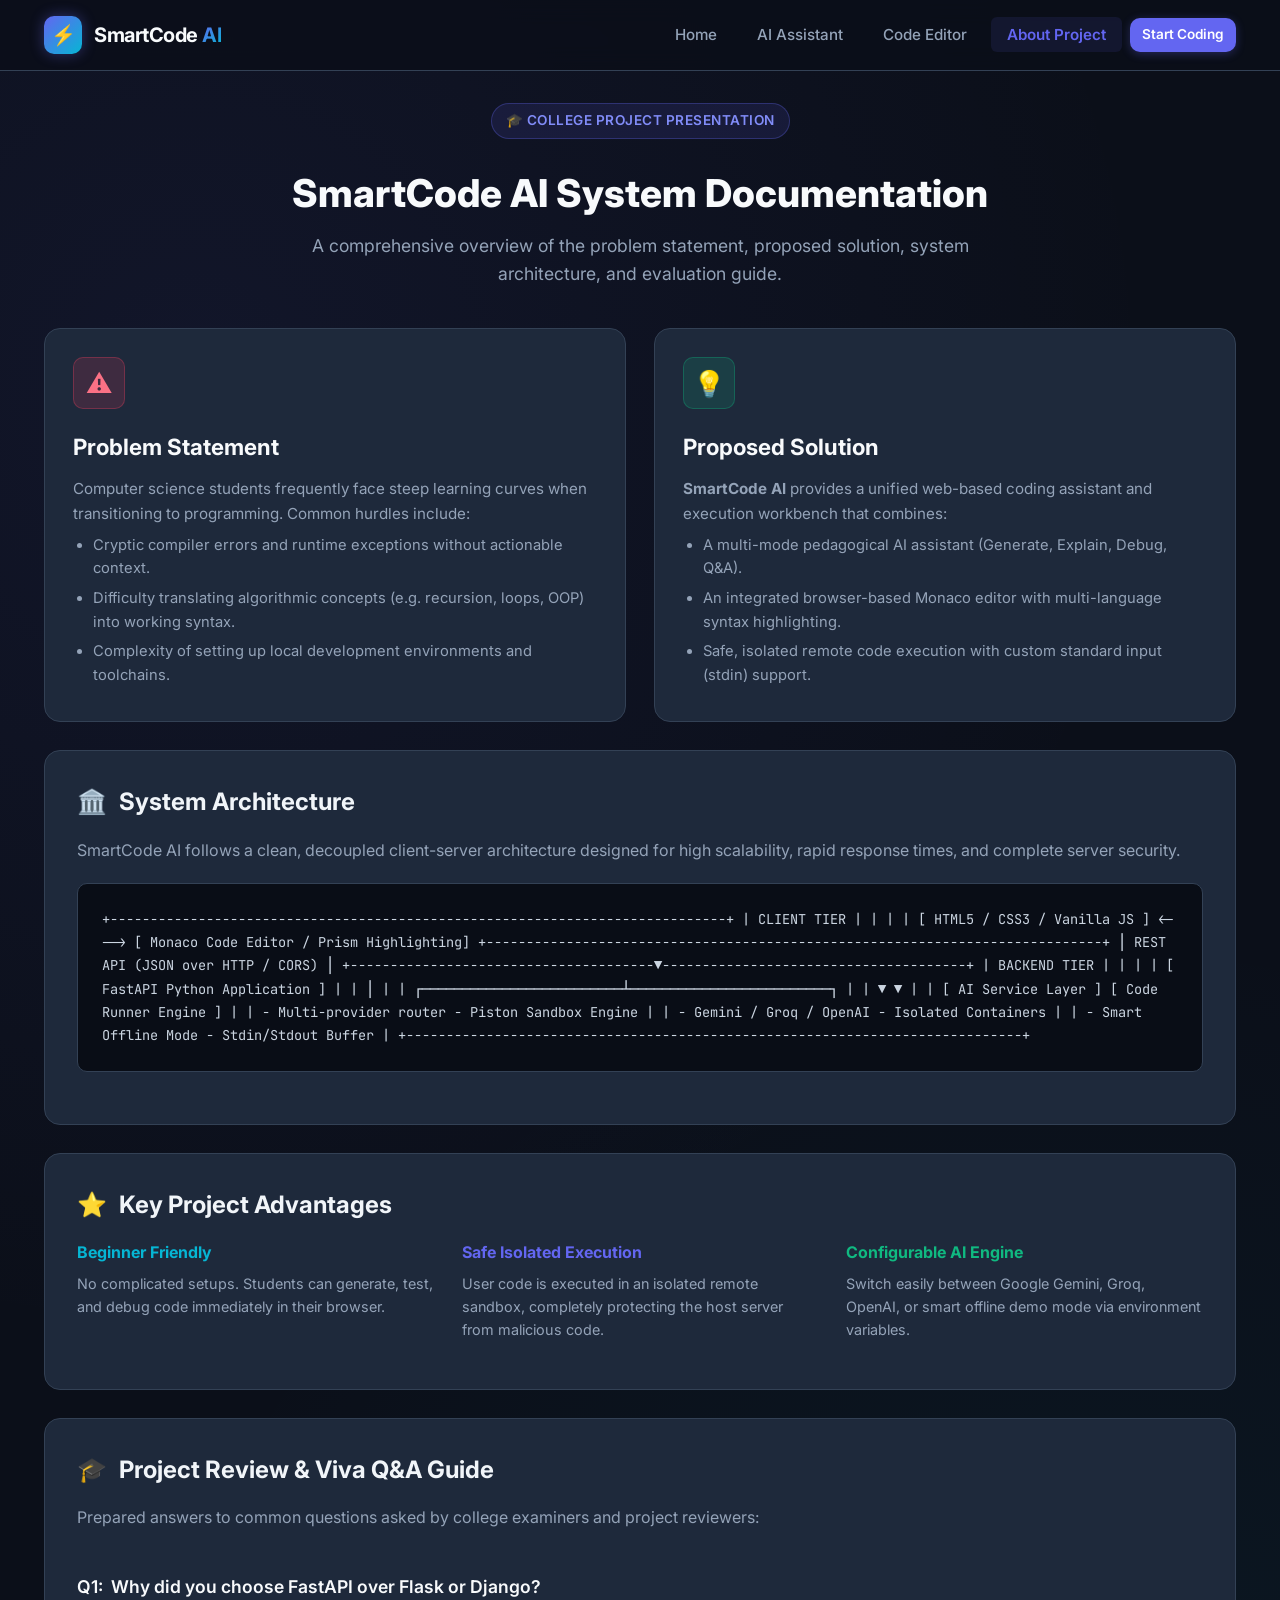
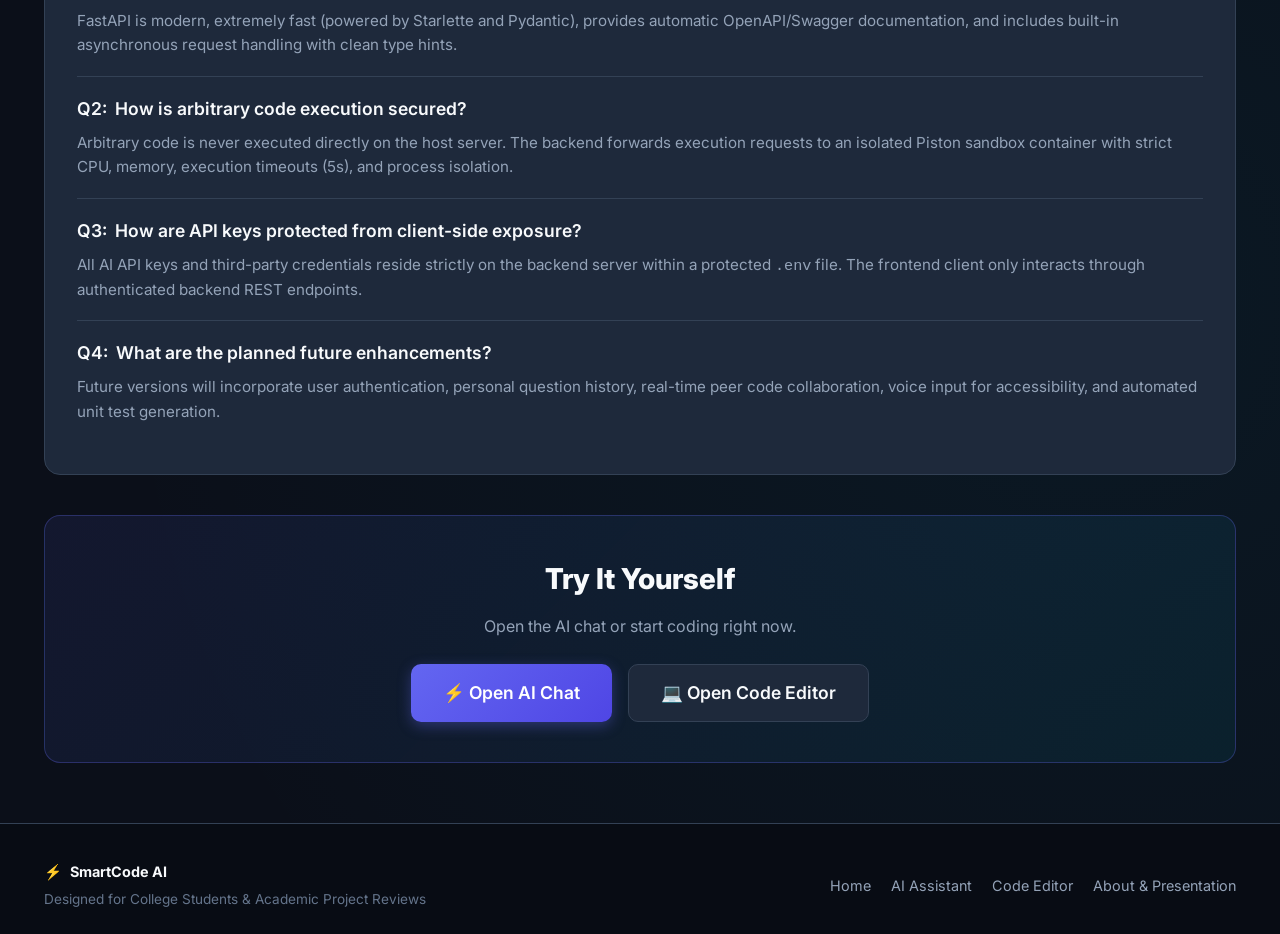
<file: frontend/about.html>
<!DOCTYPE html>
<html lang="en">
<head>
  <meta charset="UTF-8">
  <meta name="viewport" content="width=device-width, initial-scale=1.0">
  <title>About SmartCode AI - College Project Presentation & Architecture</title>
  <meta name="description" content="Project documentation, system architecture, problem statement, and viva guide for SmartCode AI.">
  <link rel="stylesheet" href="css/style.css">
  <link rel="preconnect" href="https://fonts.googleapis.com">
  <link rel="preconnect" href="https://fonts.gstatic.com" crossorigin>
  <link href="https://fonts.googleapis.com/css2?family=Inter:wght@400;500;600;700;800&family=JetBrains+Mono:wght@400;500;600&display=swap" rel="stylesheet">
</head>
<body>

  <!-- Navigation Bar -->
  <nav class="navbar">
    <div class="container">
      <a href="/" class="nav-brand">
        <div class="brand-icon">⚡</div>
        <span class="brand-text">SmartCode <span>AI</span></span>
      </a>

      <button class="menu-toggle" id="menu-toggle" aria-label="Toggle Navigation">☰</button>

      <ul class="nav-links" id="nav-links">
        <li><a href="/" class="nav-link">Home</a></li>
        <li><a href="/assistant" class="nav-link">AI Assistant</a></li>
        <li><a href="/editor" class="nav-link">Code Editor</a></li>
        <li><a href="/about" class="nav-link active">About Project</a></li>
        <li><a href="/assistant" class="btn btn-sm nav-cta">Start Coding</a></li>
      </ul>
    </div>
  </nav>

  <!-- Main Presentation Content -->
  <main class="container" style="padding-top: 32px; padding-bottom: 60px;">
    
    <div style="text-align: center; margin-bottom: 40px;">
      <div class="hero-badge">🎓 College Project Presentation</div>
      <h1 style="font-size: 2.4rem; font-weight: 800; margin-bottom: 8px;">SmartCode AI System Documentation</h1>
      <p style="color: var(--text-muted); font-size: 1.1rem; max-width: 720px; margin: 0 auto;">
        A comprehensive overview of the problem statement, proposed solution, system architecture, and evaluation guide.
      </p>
    </div>

    <!-- 1. Problem Statement & Proposed Solution -->
    <div class="grid-2" style="margin-bottom: 28px;">
      <div class="card">
        <div class="feature-icon" style="background: rgba(244, 63, 94, 0.15); color: #fb7185; border-color: rgba(244, 63, 94, 0.3);">⚠️</div>
        <h2 style="font-size: 1.4rem; margin-bottom: 12px;">Problem Statement</h2>
        <p style="color: var(--text-muted); font-size: 0.95rem; line-height: 1.6;">
          Computer science students frequently face steep learning curves when transitioning to programming. Common hurdles include:
        </p>
        <ul style="margin-left: 20px; color: var(--text-muted); font-size: 0.92rem; margin-top: 8px;">
          <li style="margin-bottom: 6px;">Cryptic compiler errors and runtime exceptions without actionable context.</li>
          <li style="margin-bottom: 6px;">Difficulty translating algorithmic concepts (e.g. recursion, loops, OOP) into working syntax.</li>
          <li style="margin-bottom: 6px;">Complexity of setting up local development environments and toolchains.</li>
        </ul>
      </div>

      <div class="card">
        <div class="feature-icon" style="background: rgba(16, 185, 129, 0.15); color: #34d399; border-color: rgba(16, 185, 129, 0.3);">💡</div>
        <h2 style="font-size: 1.4rem; margin-bottom: 12px;">Proposed Solution</h2>
        <p style="color: var(--text-muted); font-size: 0.95rem; line-height: 1.6;">
          <strong>SmartCode AI</strong> provides a unified web-based coding assistant and execution workbench that combines:
        </p>
        <ul style="margin-left: 20px; color: var(--text-muted); font-size: 0.92rem; margin-top: 8px;">
          <li style="margin-bottom: 6px;">A multi-mode pedagogical AI assistant (Generate, Explain, Debug, Q&A).</li>
          <li style="margin-bottom: 6px;">An integrated browser-based Monaco editor with multi-language syntax highlighting.</li>
          <li style="margin-bottom: 6px;">Safe, isolated remote code execution with custom standard input (stdin) support.</li>
        </ul>
      </div>
    </div>

    <!-- 2. System Architecture -->
    <div class="doc-section">
      <h2><span>🏛️</span> System Architecture</h2>
      <p>
        SmartCode AI follows a clean, decoupled client-server architecture designed for high scalability, rapid response times, and complete server security.
      </p>

      <div style="background: #090d16; border: 1px solid var(--border-color); border-radius: var(--radius-md); padding: 24px; margin: 20px 0; font-family: var(--font-mono); font-size: 0.85rem; line-height: 1.7; overflow-x: auto; color: #cbd5e1;">
+-----------------------------------------------------------------------------+
|                                 CLIENT TIER                                 |
|                                                                             |
|  [ HTML5 / CSS3 / Vanilla JS ] <---> [ Monaco Code Editor / Prism Highlighting]
+-----------------------------------------------------------------------------+
                                       │
                      REST API (JSON over HTTP / CORS)
                                       │
+--------------------------------------▼--------------------------------------+
|                                BACKEND TIER                                 |
|                                                                             |
|                         [ FastAPI Python Application ]                      |
|                                      │                                      |
|            ┌─────────────────────────┴─────────────────────────┐            |
|            ▼                                                   ▼            |
|   [ AI Service Layer ]                               [ Code Runner Engine ]  |
|   - Multi-provider router                            - Piston Sandbox Engine |
|   - Gemini / Groq / OpenAI                           - Isolated Containers   |
|   - Smart Offline Mode                               - Stdin/Stdout Buffer  |
+-----------------------------------------------------------------------------+
      </div>
    </div>

    <!-- 3. Key Advantages -->
    <div class="doc-section">
      <h2><span>⭐</span> Key Project Advantages</h2>
      <div class="grid-3" style="margin-top: 16px;">
        <div>
          <h4 style="color: var(--accent-secondary); margin-bottom: 6px;">Beginner Friendly</h4>
          <p style="font-size: 0.9rem; color: var(--text-muted);">No complicated setups. Students can generate, test, and debug code immediately in their browser.</p>
        </div>
        <div>
          <h4 style="color: var(--accent-primary); margin-bottom: 6px;">Safe Isolated Execution</h4>
          <p style="font-size: 0.9rem; color: var(--text-muted);">User code is executed in an isolated remote sandbox, completely protecting the host server from malicious code.</p>
        </div>
        <div>
          <h4 style="color: var(--accent-emerald); margin-bottom: 6px;">Configurable AI Engine</h4>
          <p style="font-size: 0.9rem; color: var(--text-muted);">Switch easily between Google Gemini, Groq, OpenAI, or smart offline demo mode via environment variables.</p>
        </div>
      </div>
    </div>

    <!-- 4. Viva / Project Review Q&A -->
    <div class="doc-section">
      <h2><span>🎓</span> Project Review & Viva Q&A Guide</h2>
      <p style="margin-bottom: 24px;">Prepared answers to common questions asked by college examiners and project reviewers:</p>

      <div class="faq-item">
        <div class="faq-question">
          <span>Q1:</span> Why did you choose FastAPI over Flask or Django?
        </div>
        <div class="faq-answer">
          FastAPI is modern, extremely fast (powered by Starlette and Pydantic), provides automatic OpenAPI/Swagger documentation, and includes built-in asynchronous request handling with clean type hints.
        </div>
      </div>

      <div class="faq-item">
        <div class="faq-question">
          <span>Q2:</span> How is arbitrary code execution secured?
        </div>
        <div class="faq-answer">
          Arbitrary code is never executed directly on the host server. The backend forwards execution requests to an isolated Piston sandbox container with strict CPU, memory, execution timeouts (5s), and process isolation.
        </div>
      </div>

      <div class="faq-item">
        <div class="faq-question">
          <span>Q3:</span> How are API keys protected from client-side exposure?
        </div>
        <div class="faq-answer">
          All AI API keys and third-party credentials reside strictly on the backend server within a protected <code>.env</code> file. The frontend client only interacts through authenticated backend REST endpoints.
        </div>
      </div>

      <div class="faq-item">
        <div class="faq-question">
          <span>Q4:</span> What are the planned future enhancements?
        </div>
        <div class="faq-answer">
          Future versions will incorporate user authentication, personal question history, real-time peer code collaboration, voice input for accessibility, and automated unit test generation.
        </div>
      </div>
    </div>

    <!-- CTA Section -->
    <div style="text-align:center;margin-top:40px;">
      <div class="card" style="padding:40px 24px;background:linear-gradient(135deg,rgba(99,102,241,0.1),rgba(6,182,212,0.08));border-color:rgba(99,102,241,0.3);">
        <h2 style="font-size:1.8rem;font-weight:800;margin-bottom:12px;">Try It Yourself</h2>
        <p style="color:var(--text-muted);max-width:520px;margin:0 auto 24px;">Open the AI chat or start coding right now.</p>
        <div style="display:flex;gap:16px;justify-content:center;flex-wrap:wrap;">
          <a href="/assistant" class="btn btn-primary btn-lg">⚡ Open AI Chat</a>
          <a href="/editor" class="btn btn-secondary btn-lg">💻 Open Code Editor</a>
        </div>
      </div>
    </div>

  </main>

  <!-- Footer -->
  <footer class="footer">
    <div class="container">
      <div class="footer-brand">
        <div style="display: flex; align-items: center; gap: 8px; font-weight: 700; color: var(--text-main); margin-bottom: 6px;">
          <span>⚡</span> SmartCode AI
        </div>
        <p style="font-size: 0.85rem;">Designed for College Students & Academic Project Reviews</p>
      </div>

      <div class="footer-links">
        <a href="/">Home</a>
        <a href="/assistant">AI Assistant</a>
        <a href="/editor">Code Editor</a>
        <a href="/about">About & Presentation</a>
      </div>
    </div>
  </footer>

  <!-- Scripts -->
  <script src="js/config.js"></script>
  <script src="js/main.js"></script>
</body>
</html>
</file>
<file: frontend/css/style.css>
/* ========================================================
   SmartCode AI - Developer Dark Theme & Modern Stylesheet
   ======================================================== */

:root {
  --bg-primary: #0b0f19;
  --bg-secondary: #111827;
  --bg-card: #1e293b;
  --bg-card-hover: #273549;
  --bg-input: #0f172a;
  --border-color: #334155;
  --border-glow: rgba(99, 102, 241, 0.4);

  --accent-primary: #6366f1;
  --accent-primary-hover: #4f46e5;
  --accent-secondary: #06b6d4;
  --accent-emerald: #10b981;
  --accent-amber: #f59e0b;
  --accent-rose: #f43f5e;

  --text-main: #f8fafc;
  --text-muted: #94a3b8;
  --text-dim: #64748b;

  --radius-sm: 6px;
  --radius-md: 10px;
  --radius-lg: 16px;
  --radius-full: 9999px;

  --shadow-sm: 0 2px 4px rgba(0, 0, 0, 0.3);
  --shadow-md: 0 4px 12px rgba(0, 0, 0, 0.4);
  --shadow-lg: 0 10px 25px rgba(0, 0, 0, 0.5);
  --shadow-glow: 0 0 20px rgba(99, 102, 241, 0.35);

  --font-main: 'Inter', -apple-system, BlinkMacSystemFont, 'Segoe UI', Roboto, sans-serif;
  --font-mono: 'JetBrains Mono', 'Fira Code', 'Cascadia Code', Consolas, monospace;
}

* {
  box-sizing: border-box;
  margin: 0;
  padding: 0;
}

body {
  background-color: var(--bg-primary);
  color: var(--text-main);
  font-family: var(--font-main);
  line-height: 1.6;
  min-height: 100vh;
  display: flex;
  flex-direction: column;
  overflow-x: hidden;
  background-image: 
    radial-gradient(circle at 15% 15%, rgba(99, 102, 241, 0.08) 0%, transparent 40%),
    radial-gradient(circle at 85% 75%, rgba(6, 182, 212, 0.06) 0%, transparent 45%);
}

/* Container */
.container {
  width: 100%;
  max-width: 1240px;
  margin: 0 auto;
  padding: 0 24px;
}

/* ========================================================
   Navigation Bar
   ======================================================== */
.navbar {
  position: sticky;
  top: 0;
  z-index: 1000;
  background: rgba(11, 15, 25, 0.85);
  backdrop-filter: blur(12px);
  border-bottom: 1px solid var(--border-color);
  padding: 16px 0;
}

.navbar .container {
  display: flex;
  align-items: center;
  justify-content: space-between;
}

.nav-brand {
  display: flex;
  align-items: center;
  gap: 12px;
  text-decoration: none;
  color: var(--text-main);
}

.brand-icon {
  width: 38px;
  height: 38px;
  background: linear-gradient(135deg, var(--accent-primary), var(--accent-secondary));
  border-radius: var(--radius-md);
  display: flex;
  align-items: center;
  justify-content: center;
  font-size: 20px;
  box-shadow: 0 0 14px rgba(99, 102, 241, 0.4);
}

.brand-text {
  font-size: 1.25rem;
  font-weight: 700;
  letter-spacing: -0.5px;
}

.brand-text span {
  background: linear-gradient(135deg, var(--accent-primary), var(--accent-secondary));
  -webkit-background-clip: text;
  -webkit-text-fill-color: transparent;
}

.nav-links {
  display: flex;
  align-items: center;
  list-style: none;
  gap: 8px;
}

.nav-link {
  color: var(--text-muted);
  text-decoration: none;
  padding: 8px 16px;
  border-radius: var(--radius-sm);
  font-size: 0.95rem;
  font-weight: 500;
  transition: all 0.2s ease;
}

.nav-link:hover {
  color: var(--text-main);
  background: rgba(255, 255, 255, 0.05);
}

.nav-link.active {
  color: var(--accent-primary);
  background: rgba(99, 102, 241, 0.1);
  font-weight: 600;
}

.nav-cta {
  background: var(--accent-primary);
  color: #ffffff !important;
  font-weight: 600;
  box-shadow: 0 2px 10px rgba(99, 102, 241, 0.3);
}

.nav-cta:hover {
  background: var(--accent-primary-hover) !important;
  box-shadow: 0 4px 14px rgba(99, 102, 241, 0.5);
  transform: translateY(-1px);
}

.menu-toggle {
  display: none;
  background: none;
  border: none;
  color: var(--text-main);
  font-size: 24px;
  cursor: pointer;
}

/* ========================================================
   Hero Section
   ======================================================== */
.hero {
  padding: 80px 0 60px;
  text-align: center;
  position: relative;
}

.hero-badge {
  display: inline-flex;
  align-items: center;
  gap: 8px;
  background: rgba(99, 102, 241, 0.12);
  border: 1px solid rgba(99, 102, 241, 0.3);
  color: #818cf8;
  font-size: 0.85rem;
  font-weight: 600;
  padding: 6px 14px;
  border-radius: var(--radius-full);
  margin-bottom: 24px;
  text-transform: uppercase;
  letter-spacing: 0.5px;
}

.hero-title {
  font-size: 3.2rem;
  font-weight: 800;
  line-height: 1.15;
  margin-bottom: 18px;
  letter-spacing: -1px;
}

.hero-title .gradient-text {
  background: linear-gradient(135deg, #818cf8 0%, #38bdf8 50%, #34d399 100%);
  -webkit-background-clip: text;
  -webkit-text-fill-color: transparent;
}

.hero-subtitle {
  font-size: 1.25rem;
  font-weight: 600;
  color: var(--accent-secondary);
  margin-bottom: 12px;
}

.hero-desc {
  font-size: 1.1rem;
  color: var(--text-muted);
  max-width: 680px;
  margin: 0 auto 36px;
}

.hero-buttons {
  display: flex;
  align-items: center;
  justify-content: center;
  gap: 16px;
  flex-wrap: wrap;
}

/* ========================================================
   Buttons
   ======================================================== */
.btn {
  display: inline-flex;
  align-items: center;
  justify-content: center;
  gap: 8px;
  padding: 12px 24px;
  font-size: 0.98rem;
  font-weight: 600;
  border-radius: var(--radius-md);
  border: none;
  cursor: pointer;
  text-decoration: none;
  transition: all 0.2s ease;
  font-family: inherit;
}

.btn-lg {
  padding: 14px 32px;
  font-size: 1.1rem;
}

.btn-sm {
  padding: 6px 12px;
  font-size: 0.85rem;
}

.btn-primary {
  background: linear-gradient(135deg, var(--accent-primary), #4f46e5);
  color: #ffffff;
  box-shadow: 0 4px 14px rgba(99, 102, 241, 0.35);
}

.btn-primary:hover {
  background: linear-gradient(135deg, #4f46e5, #4338ca);
  transform: translateY(-2px);
  box-shadow: 0 6px 20px rgba(99, 102, 241, 0.5);
}

.btn-secondary {
  background: var(--bg-card);
  color: var(--text-main);
  border: 1px solid var(--border-color);
}

.btn-secondary:hover {
  background: var(--bg-card-hover);
  border-color: #475569;
  transform: translateY(-2px);
}

.btn-success {
  background: linear-gradient(135deg, #10b981, #059669);
  color: #ffffff;
  box-shadow: 0 4px 12px rgba(16, 185, 129, 0.3);
}

.btn-success:hover {
  background: linear-gradient(135deg, #059669, #047857);
  transform: translateY(-2px);
  box-shadow: 0 6px 18px rgba(16, 185, 129, 0.45);
}

.btn-danger {
  background: rgba(244, 63, 94, 0.15);
  color: #fb7185;
  border: 1px solid rgba(244, 63, 94, 0.3);
}

.btn-danger:hover {
  background: rgba(244, 63, 94, 0.25);
  color: #fda4af;
}

.btn-outline {
  background: transparent;
  border: 1px solid var(--border-color);
  color: var(--text-muted);
}

.btn-outline:hover {
  border-color: var(--accent-primary);
  color: var(--text-main);
  background: rgba(99, 102, 241, 0.08);
}

.btn:disabled {
  opacity: 0.6;
  cursor: not-allowed;
  transform: none !important;
  box-shadow: none !important;
}

/* ========================================================
   Cards & Grid Layout
   ======================================================== */
.section {
  padding: 60px 0;
}

.section-header {
  text-align: center;
  margin-bottom: 48px;
}

.section-title {
  font-size: 2.2rem;
  font-weight: 700;
  margin-bottom: 12px;
  letter-spacing: -0.5px;
}

.section-desc {
  color: var(--text-muted);
  font-size: 1.05rem;
  max-width: 600px;
  margin: 0 auto;
}

.grid-4 {
  display: grid;
  grid-template-columns: repeat(auto-fit, minmax(250px, 1fr));
  gap: 24px;
}

.grid-3 {
  display: grid;
  grid-template-columns: repeat(auto-fit, minmax(320px, 1fr));
  gap: 28px;
}

.grid-2 {
  display: grid;
  grid-template-columns: repeat(auto-fit, minmax(400px, 1fr));
  gap: 28px;
}

.card {
  background: var(--bg-card);
  border: 1px solid var(--border-color);
  border-radius: var(--radius-lg);
  padding: 28px;
  transition: all 0.3s ease;
  position: relative;
  overflow: hidden;
}

.card:hover {
  border-color: #475569;
  transform: translateY(-4px);
  box-shadow: var(--shadow-lg);
}

.feature-card {
  display: flex;
  flex-direction: column;
  height: 100%;
}

.feature-icon {
  width: 52px;
  height: 52px;
  border-radius: var(--radius-md);
  display: flex;
  align-items: center;
  justify-content: center;
  font-size: 26px;
  margin-bottom: 20px;
  background: rgba(99, 102, 241, 0.15);
  border: 1px solid rgba(99, 102, 241, 0.3);
  color: #818cf8;
}

.feature-card h3 {
  font-size: 1.25rem;
  font-weight: 600;
  margin-bottom: 10px;
}

.feature-card p {
  color: var(--text-muted);
  font-size: 0.95rem;
  margin-bottom: 20px;
  flex-grow: 1;
}

.feature-card .card-link {
  color: var(--accent-primary);
  text-decoration: none;
  font-weight: 600;
  font-size: 0.9rem;
  display: inline-flex;
  align-items: center;
  gap: 6px;
}

.feature-card .card-link:hover {
  text-decoration: underline;
}

/* ========================================================
   AI Assistant Interface
   ======================================================== */
.assistant-layout {
  display: grid;
  grid-template-columns: 1fr 1fr;
  gap: 28px;
  margin-top: 24px;
}

@media (max-width: 992px) {
  .assistant-layout {
    grid-template-columns: 1fr;
  }
}

.panel {
  background: var(--bg-card);
  border: 1px solid var(--border-color);
  border-radius: var(--radius-lg);
  display: flex;
  flex-direction: column;
  overflow: hidden;
  box-shadow: var(--shadow-md);
}

.panel-header {
  padding: 18px 24px;
  border-bottom: 1px solid var(--border-color);
  display: flex;
  align-items: center;
  justify-content: space-between;
  background: rgba(15, 23, 42, 0.6);
}

.panel-title {
  font-size: 1.1rem;
  font-weight: 600;
  display: flex;
  align-items: center;
  gap: 10px;
}

.panel-body {
  padding: 24px;
  flex-grow: 1;
  display: flex;
  flex-direction: column;
  gap: 20px;
}

/* Form Controls */
.form-group {
  display: flex;
  flex-direction: column;
  gap: 8px;
}

.form-label {
  font-size: 0.9rem;
  font-weight: 600;
  color: var(--text-muted);
  display: flex;
  align-items: center;
  justify-content: space-between;
}

.form-control {
  background: var(--bg-input);
  border: 1px solid var(--border-color);
  border-radius: var(--radius-md);
  color: var(--text-main);
  font-family: inherit;
  font-size: 0.95rem;
  padding: 12px 14px;
  transition: all 0.2s ease;
  width: 100%;
}

.form-control:focus {
  outline: none;
  border-color: var(--accent-primary);
  box-shadow: 0 0 0 3px rgba(99, 102, 241, 0.25);
}

textarea.form-control {
  resize: vertical;
  min-height: 120px;
  line-height: 1.5;
}

textarea.form-control.code-font {
  font-family: var(--font-mono);
  font-size: 0.9rem;
}

select.form-control {
  cursor: pointer;
}

/* Mode Selector Chips */
.mode-selector {
  display: grid;
  grid-template-columns: repeat(2, 1fr);
  gap: 10px;
}

.mode-btn {
  background: var(--bg-input);
  border: 1px solid var(--border-color);
  border-radius: var(--radius-md);
  color: var(--text-muted);
  padding: 12px 14px;
  font-size: 0.9rem;
  font-weight: 600;
  display: flex;
  align-items: center;
  gap: 8px;
  cursor: pointer;
  transition: all 0.2s ease;
  text-align: left;
}

.mode-btn:hover {
  background: rgba(255, 255, 255, 0.04);
  color: var(--text-main);
  border-color: #475569;
}

.mode-btn.active {
  background: rgba(99, 102, 241, 0.15);
  border-color: var(--accent-primary);
  color: #818cf8;
  box-shadow: 0 0 12px rgba(99, 102, 241, 0.25);
}

/* ========================================================
   Modern AI Chat Box Interface (No Complicated Filters)
   ======================================================== */
.chat-container {
  max-width: 900px;
  margin: 20px auto 40px;
  height: calc(100vh - 170px);
  min-height: 560px;
  display: flex;
  flex-direction: column;
  background: var(--bg-card);
  border: 1px solid var(--border-color);
  border-radius: var(--radius-lg);
  overflow: hidden;
  box-shadow: var(--shadow-lg);
}

.chat-header {
  padding: 16px 22px;
  background: #0f172a;
  border-bottom: 1px solid var(--border-color);
  display: flex;
  align-items: center;
  justify-content: space-between;
  gap: 12px;
}

.chat-header-info {
  display: flex;
  align-items: center;
  gap: 12px;
}

.chat-avatar {
  width: 38px;
  height: 38px;
  border-radius: 50%;
  background: linear-gradient(135deg, var(--accent-primary), var(--accent-secondary));
  display: flex;
  align-items: center;
  justify-content: center;
  font-size: 18px;
}

.chat-messages {
  flex-grow: 1;
  padding: 24px;
  overflow-y: auto;
  display: flex;
  flex-direction: column;
  gap: 20px;
  background: #080c14;
}

.message-row {
  display: flex;
  gap: 14px;
  max-width: 85%;
  animation: fadeIn 0.2s ease-out forwards;
}

.message-row.user {
  align-self: flex-end;
  flex-direction: row-reverse;
}

.message-row.ai {
  align-self: flex-start;
}

.msg-avatar {
  width: 34px;
  height: 34px;
  border-radius: 50%;
  display: flex;
  align-items: center;
  justify-content: center;
  font-size: 16px;
  flex-shrink: 0;
}

.message-row.user .msg-avatar {
  background: #3b82f6;
  color: white;
}

.message-row.ai .msg-avatar {
  background: linear-gradient(135deg, var(--accent-primary), var(--accent-secondary));
  color: white;
}

.msg-content {
  background: var(--bg-card);
  border: 1px solid var(--border-color);
  border-radius: var(--radius-lg);
  padding: 14px 18px;
  color: var(--text-main);
  font-size: 0.95rem;
  line-height: 1.5;
  box-shadow: var(--shadow-sm);
  word-break: break-word;
}

.message-row.user .msg-content {
  background: linear-gradient(135deg, #4338ca, #3b82f6);
  border-color: #6366f1;
  color: #ffffff;
  border-bottom-right-radius: 4px;
}

.message-row.ai .msg-content {
  background: #111827;
  border-bottom-left-radius: 4px;
}

/* Typing Dots Animation */
.typing-indicator {
  display: flex;
  align-items: center;
  gap: 5px;
  padding: 8px 4px;
}

.typing-dot {
  width: 7px;
  height: 7px;
  background: var(--accent-secondary);
  border-radius: 50%;
  animation: bounce 1.4s infinite ease-in-out both;
}

.typing-dot:nth-child(1) { animation-delay: -0.32s; }
.typing-dot:nth-child(2) { animation-delay: -0.16s; }

@keyframes bounce {
  0%, 80%, 100% { transform: scale(0); opacity: 0.4; }
  40% { transform: scale(1); opacity: 1; }
}

@keyframes fadeIn {
  from { opacity: 0; transform: translateY(6px); }
  to { opacity: 1; transform: translateY(0); }
}

/* Chat Quick Suggestions Bar */
.chat-suggestions {
  display: flex;
  gap: 8px;
  padding: 10px 20px;
  background: #0f172a;
  border-top: 1px solid var(--border-color);
  overflow-x: auto;
  white-space: nowrap;
}

/* Chat Input Bar */
.chat-input-bar {
  padding: 14px 20px;
  background: #0f172a;
  border-top: 1px solid var(--border-color);
  display: flex;
  gap: 12px;
  align-items: flex-end;
}

.chat-textarea {
  flex-grow: 1;
  background: #060911;
  border: 1px solid var(--border-color);
  border-radius: var(--radius-md);
  color: var(--text-main);
  font-family: inherit;
  font-size: 0.95rem;
  padding: 12px 16px;
  resize: none;
  min-height: 48px;
  max-height: 140px;
  line-height: 1.4;
  transition: border-color 0.2s ease;
}

.chat-textarea:focus {
  outline: none;
  border-color: var(--accent-primary);
  box-shadow: 0 0 0 2px rgba(99, 102, 241, 0.2);
}

.chat-send-btn {
  padding: 12px 20px;
  height: 48px;
  border-radius: var(--radius-md);
  flex-shrink: 0;
}


/* Response Container */
.response-container {
  min-height: 400px;
  max-height: 650px;
  overflow-y: auto;
  padding: 20px;
  background: var(--bg-input);
  border-radius: var(--radius-md);
  border: 1px solid var(--border-color);
  font-size: 0.95rem;
}

.response-placeholder {
  height: 100%;
  min-height: 320px;
  display: flex;
  flex-direction: column;
  align-items: center;
  justify-content: center;
  text-align: center;
  color: var(--text-dim);
  gap: 12px;
}

.placeholder-icon {
  font-size: 48px;
  opacity: 0.5;
}

/* Formatted AI Output */
.markdown-body {
  color: var(--text-main);
}

.markdown-body h1,
.markdown-body h2,
.markdown-body h3,
.markdown-body h4 {
  color: #f1f5f9;
  margin: 18px 0 10px;
  font-weight: 700;
}

.markdown-body h3 {
  font-size: 1.15rem;
  border-bottom: 1px solid rgba(255, 255, 255, 0.08);
  padding-bottom: 6px;
}

.markdown-body p {
  margin-bottom: 12px;
}

.markdown-body ul,
.markdown-body ol {
  margin-left: 20px;
  margin-bottom: 14px;
}

.markdown-body li {
  margin-bottom: 6px;
}

.markdown-body code:not(pre code) {
  background: rgba(99, 102, 241, 0.15);
  color: #a5b4fc;
  padding: 2px 6px;
  border-radius: 4px;
  font-family: var(--font-mono);
  font-size: 0.88em;
}

.markdown-body pre {
  background: #090d16;
  border: 1px solid #1e293b;
  border-radius: var(--radius-md);
  padding: 16px;
  overflow-x: auto;
  margin: 16px 0;
  position: relative;
}

.markdown-body pre code {
  font-family: var(--font-mono);
  font-size: 0.9rem;
  line-height: 1.5;
  color: #e2e8f0;
}

.code-box-header {
  display: flex;
  align-items: center;
  justify-content: space-between;
  background: #131b2e;
  border-top-left-radius: var(--radius-md);
  border-top-right-radius: var(--radius-md);
  border: 1px solid #1e293b;
  border-bottom: none;
  padding: 6px 14px;
  font-size: 0.8rem;
  font-weight: 600;
  color: var(--text-muted);
}

.code-box-actions {
  display: flex;
  gap: 8px;
}

/* ========================================================
   Code Editor Page
   ======================================================== */
.editor-layout {
  display: grid;
  grid-template-columns: 1fr 420px;
  gap: 20px;
  margin-top: 20px;
  height: calc(100vh - 180px);
  min-height: 600px;
}

@media (max-width: 1024px) {
  .editor-layout {
    grid-template-columns: 1fr;
    height: auto;
  }
}

.editor-wrapper {
  background: var(--bg-card);
  border: 1px solid var(--border-color);
  border-radius: var(--radius-lg);
  display: flex;
  flex-direction: column;
  overflow: hidden;
  height: 100%;
}

.editor-toolbar {
  padding: 12px 18px;
  background: #0f172a;
  border-bottom: 1px solid var(--border-color);
  display: flex;
  align-items: center;
  justify-content: space-between;
  flex-wrap: wrap;
  gap: 12px;
}

.toolbar-left,
.toolbar-right {
  display: flex;
  align-items: center;
  gap: 12px;
}

#monaco-editor-container {
  flex-grow: 1;
  min-height: 480px;
  width: 100%;
}

/* Terminal Console */
.terminal-wrapper {
  background: var(--bg-card);
  border: 1px solid var(--border-color);
  border-radius: var(--radius-lg);
  display: flex;
  flex-direction: column;
  overflow: hidden;
  height: 100%;
}

.terminal-header {
  padding: 12px 18px;
  background: #0f172a;
  border-bottom: 1px solid var(--border-color);
  display: flex;
  align-items: center;
  justify-content: space-between;
}

.terminal-tabs {
  display: flex;
  gap: 8px;
}

.terminal-tab {
  background: transparent;
  border: none;
  color: var(--text-muted);
  font-size: 0.85rem;
  font-weight: 600;
  padding: 6px 12px;
  border-radius: var(--radius-sm);
  cursor: pointer;
  display: flex;
  align-items: center;
  gap: 6px;
}

.terminal-tab.active {
  background: rgba(255, 255, 255, 0.08);
  color: var(--text-main);
}

.terminal-body {
  flex-grow: 1;
  padding: 16px;
  background: #060911;
  font-family: var(--font-mono);
  font-size: 0.9rem;
  overflow-y: auto;
  display: flex;
  flex-direction: column;
  gap: 14px;
}

.stdin-panel {
  display: flex;
  flex-direction: column;
  gap: 6px;
  padding-bottom: 12px;
  border-bottom: 1px solid rgba(255, 255, 255, 0.08);
}

.stdin-label {
  font-size: 0.8rem;
  color: var(--accent-secondary);
  font-weight: 600;
}

.stdin-input {
  background: #0e1526;
  border: 1px solid var(--border-color);
  border-radius: var(--radius-sm);
  color: #e2e8f0;
  font-family: var(--font-mono);
  font-size: 0.85rem;
  padding: 8px 12px;
  resize: vertical;
  min-height: 60px;
}

.stdin-input:focus {
  outline: none;
  border-color: var(--accent-primary);
}

.console-output {
  flex-grow: 1;
  white-space: pre-wrap;
  word-break: break-word;
  line-height: 1.5;
  color: #cbd5e1;
}

.console-output.error {
  color: #fb7185;
}

.console-output.success {
  color: #34d399;
}

.status-badge {
  display: inline-flex;
  align-items: center;
  gap: 6px;
  font-size: 0.75rem;
  font-weight: 600;
  padding: 4px 10px;
  border-radius: var(--radius-full);
}

.badge-ready {
  background: rgba(148, 163, 184, 0.15);
  color: #94a3b8;
}

.badge-running {
  background: rgba(245, 158, 11, 0.15);
  color: #fbbf24;
}

.badge-success {
  background: rgba(16, 185, 129, 0.15);
  color: #34d399;
}

.badge-error {
  background: rgba(244, 63, 94, 0.15);
  color: #fb7185;
}

/* ========================================================
   About & College Project Page
   ======================================================== */
.doc-section {
  background: var(--bg-card);
  border: 1px solid var(--border-color);
  border-radius: var(--radius-lg);
  padding: 32px;
  margin-bottom: 28px;
}

.doc-section h2 {
  font-size: 1.5rem;
  margin-bottom: 16px;
  color: #f1f5f9;
  display: flex;
  align-items: center;
  gap: 12px;
}

.doc-section p {
  color: var(--text-muted);
  font-size: 1rem;
  margin-bottom: 16px;
}

.faq-item {
  border-bottom: 1px solid var(--border-color);
  padding: 18px 0;
}

.faq-item:last-child {
  border-bottom: none;
}

.faq-question {
  font-size: 1.1rem;
  font-weight: 600;
  color: var(--text-main);
  margin-bottom: 8px;
  display: flex;
  align-items: center;
  gap: 8px;
}

.faq-answer {
  color: var(--text-muted);
  font-size: 0.95rem;
  line-height: 1.6;
}

/* ========================================================
   Loading Spinner & Animations
   ======================================================== */
.spinner {
  width: 18px;
  height: 18px;
  border: 2px solid rgba(255, 255, 255, 0.3);
  border-top-color: #ffffff;
  border-radius: 50%;
  animation: spin 0.8s linear infinite;
}

@keyframes spin {
  to { transform: rotate(360deg); }
}

.loading-skeleton {
  display: flex;
  flex-direction: column;
  gap: 12px;
  padding: 12px 0;
}

.skeleton-line {
  height: 14px;
  background: linear-gradient(90deg, #1e293b 25%, #334155 50%, #1e293b 75%);
  background-size: 200% 100%;
  animation: shimmer 1.5s infinite;
  border-radius: 4px;
}

@keyframes shimmer {
  0% { background-position: 200% 0; }
  100% { background-position: -200% 0; }
}

/* ========================================================
   Toast Notifications
   ======================================================== */
#toast-container {
  position: fixed;
  bottom: 24px;
  right: 24px;
  z-index: 9999;
  display: flex;
  flex-direction: column;
  gap: 10px;
}

.toast {
  background: var(--bg-card);
  border: 1px solid var(--border-color);
  color: var(--text-main);
  padding: 12px 20px;
  border-radius: var(--radius-md);
  box-shadow: var(--shadow-lg);
  display: flex;
  align-items: center;
  gap: 12px;
  font-size: 0.9rem;
  font-weight: 500;
  animation: slideUp 0.25s ease-out forwards;
}

.toast.toast-success {
  border-left: 4px solid var(--accent-emerald);
}

.toast.toast-error {
  border-left: 4px solid var(--accent-rose);
}

.toast.toast-info {
  border-left: 4px solid var(--accent-secondary);
}

@keyframes slideUp {
  from { opacity: 0; transform: translateY(20px); }
  to { opacity: 1; transform: translateY(0); }
}

/* ========================================================
   Footer
   ======================================================== */
.footer {
  margin-top: auto;
  background: #080c14;
  border-top: 1px solid var(--border-color);
  padding: 36px 0 24px;
  color: var(--text-dim);
  font-size: 0.9rem;
}

.footer .container {
  display: flex;
  align-items: center;
  justify-content: space-between;
  flex-wrap: wrap;
  gap: 16px;
}

.footer-links {
  display: flex;
  gap: 20px;
}

.footer-links a {
  color: var(--text-muted);
  text-decoration: none;
}

.footer-links a:hover {
  color: var(--text-main);
}

/* Responsive adjustments */
@media (max-width: 768px) {
  .hero-title {
    font-size: 2.3rem;
  }
  .menu-toggle {
    display: block;
  }
  .nav-links {
    display: none;
    position: absolute;
    top: 100%;
    left: 0;
    width: 100%;
    background: var(--bg-secondary);
    border-bottom: 1px solid var(--border-color);
    flex-direction: column;
    padding: 16px;
    box-shadow: var(--shadow-lg);
  }
  .nav-links.show {
    display: flex;
  }
  .footer .container {
    flex-direction: column;
    text-align: center;
  }
}
</file>
